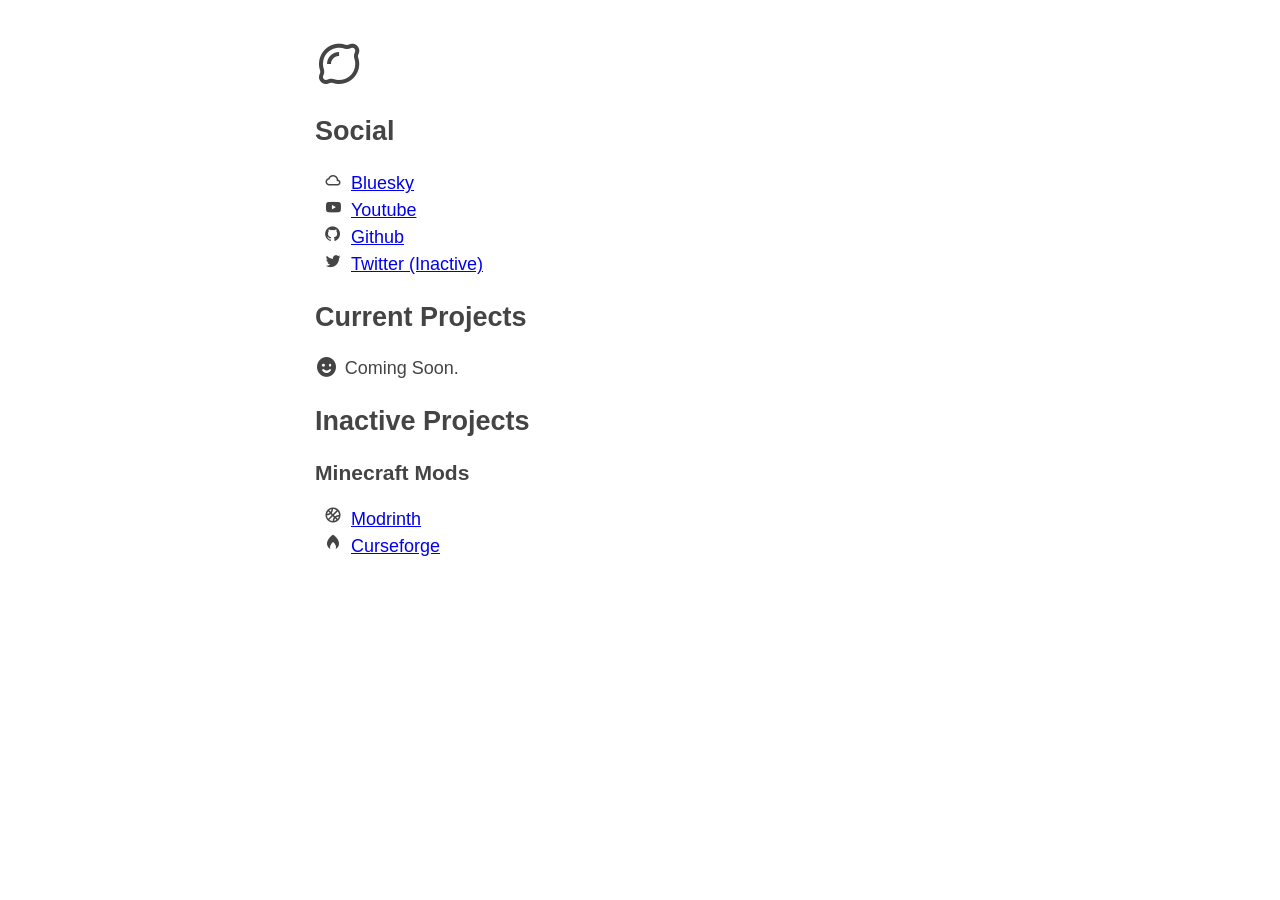
<file: index.html>
<!DOCTYPE html>
<html lang="en">
<head>
    <meta charset="utf-8">
    <meta name="viewport" content="width=device-width, initial-scale=1">
    <meta name="description" content="🍋lemonscrap">
    <title>lemonscrap</title>
    
    <link rel="icon" href="data:image/svg+xml,<svg xmlns='http://www.w3.org/2000/svg' viewBox='0 0 100 100'><text y='.9em' font-size='90'>🍋</text></svg>"/>
    
    <link rel="stylesheet" href="style.css">
    <link href='https://unpkg.com/boxicons@2.1.4/css/boxicons.min.css' rel='stylesheet'>

</head>

    <body>
        <i class="bx bx-lemon bx-spin bx-lg"></i>

        <article>
            <h2>Social</h2>
            <ul class="bx-ul">
				<li><i class='bx-fw bx bx-cloud'></i><a href="https://bsky.app/profile/lemons.party">Bluesky</a></li>
                <li><i class='bx-fw bx bxl-youtube'></i><a href="https://www.youtube.com/@lemonscrap">Youtube</a></li>
                <li><i class='bx-fw bx bxl-github'></i><a href="https://github.com/Lemonszz/">Github</a></li>
				<li><i class='bx-fw bx bxl-twitter'></i><a href="https://x.com/lemonscrap">Twitter (Inactive)</a></li>
            </ul>
        </article>

        <article>
            <h2>Current Projects</h2>
            <p><i class='bx-fw bx bxs-smile'></i>Coming Soon.</p>
        </article>

        <article>
            <h2>Inactive Projects</h2>
            <h3>Minecraft Mods</h3>
            <ul class="bx-ul">
                <li><i class='bx-fw bx bx-basketball'></i><a href="https://modrinth.com/user/Lemon">Modrinth</a></li>
                <li><i class='bx-fw bx bxs-flame'></i><a href="https://www.curseforge.com/members/lemonszz/projects">Curseforge</a></li>
            </ul>

        </article>
    </body>


</html>
</file>
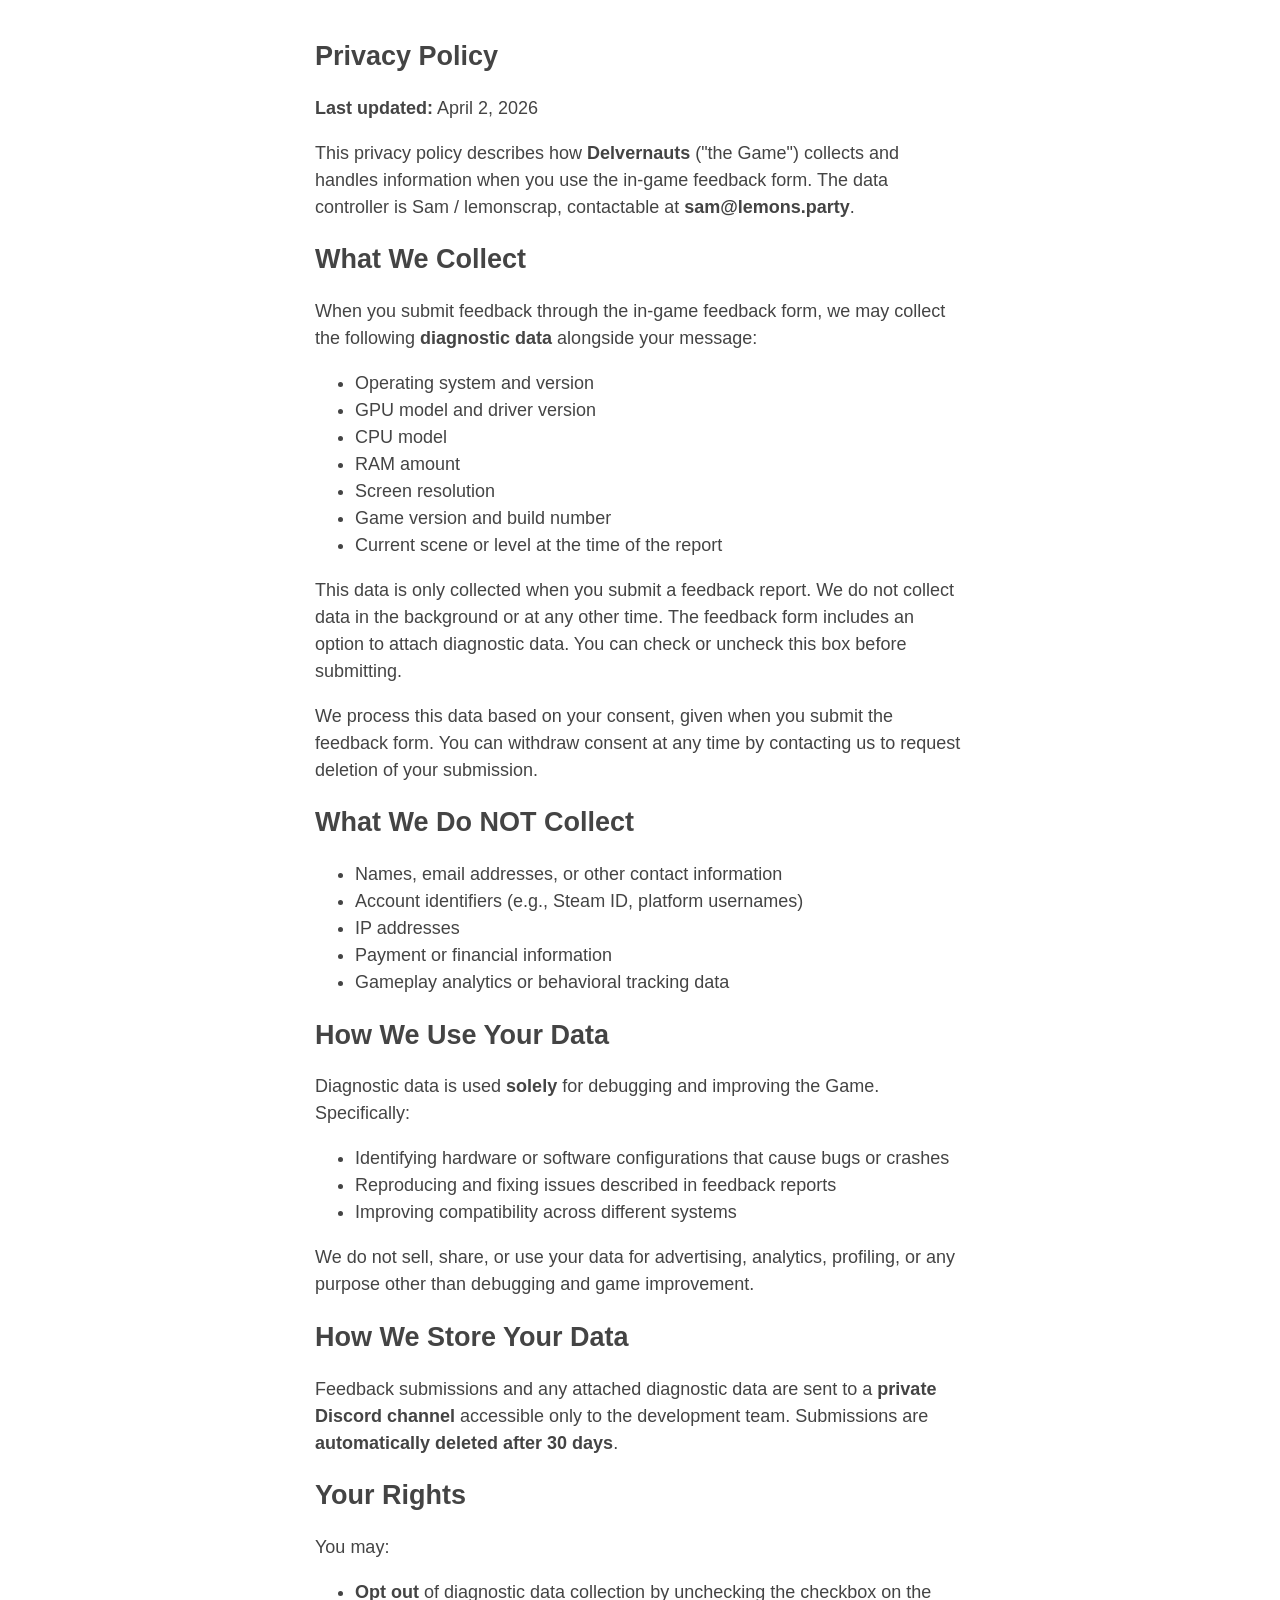
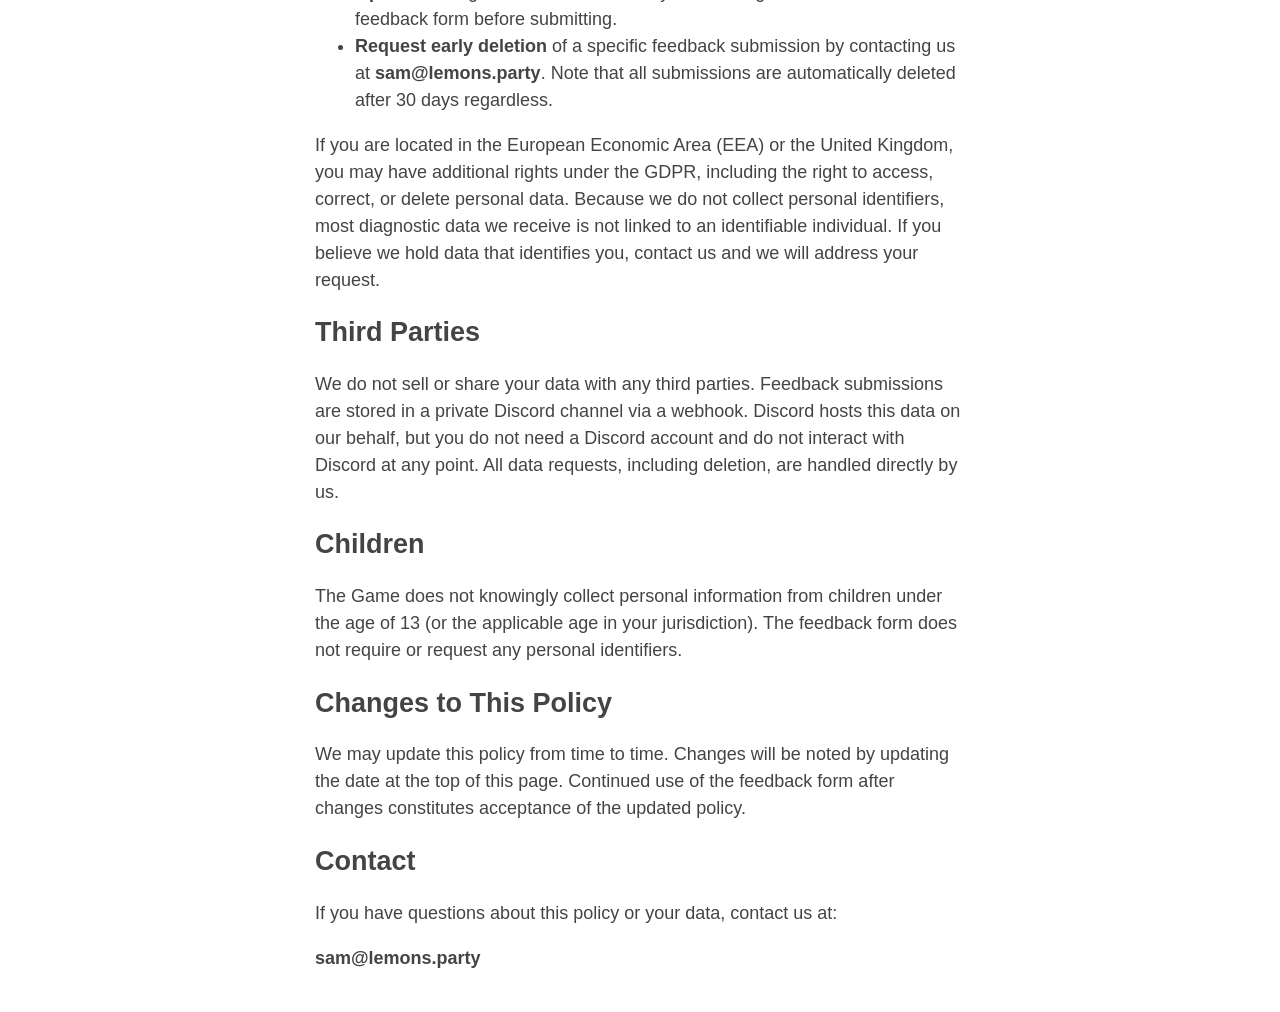
<file: dd-feedback-privacy.html>
<!DOCTYPE html>
<html lang="en">
<head>
    <meta charset="utf-8">
    <meta name="viewport" content="width=device-width, initial-scale=1">
    <meta name="description" content="Privacy Policy - In-Game Feedback">
    <title>Privacy Policy - In-Game Feedback</title>

    <link rel="icon" href="data:image/svg+xml,<svg xmlns='http://www.w3.org/2000/svg' viewBox='0 0 100 100'><text y='.9em' font-size='90'>🍋</text></svg>"/>

    <link rel="stylesheet" href="style.css">
</head>

    <body>
        <article>
            <h1>Privacy Policy</h1>
            <p><strong>Last updated:</strong> April 2, 2026</p>
            <p>This privacy policy describes how <strong>Delvernauts</strong> ("the Game") collects and handles information when you use the in-game feedback form. The data controller is Sam / lemonscrap, contactable at <strong>sam@lemons.party</strong>.</p>

            <h2>What We Collect</h2>
            <p>When you submit feedback through the in-game feedback form, we may collect the following <strong>diagnostic data</strong> alongside your message:</p>
            <ul>
                <li>Operating system and version</li>
                <li>GPU model and driver version</li>
                <li>CPU model</li>
                <li>RAM amount</li>
                <li>Screen resolution</li>
                <li>Game version and build number</li>
                <li>Current scene or level at the time of the report</li>
            </ul>
            <p>This data is only collected when you submit a feedback report. We do not collect data in the background or at any other time. The feedback form includes an option to attach diagnostic data. You can check or uncheck this box before submitting.</p>
            <p>We process this data based on your consent, given when you submit the feedback form. You can withdraw consent at any time by contacting us to request deletion of your submission.</p>

            <h2>What We Do NOT Collect</h2>
            <ul>
                <li>Names, email addresses, or other contact information</li>
                <li>Account identifiers (e.g., Steam ID, platform usernames)</li>
                <li>IP addresses</li>
                <li>Payment or financial information</li>
                <li>Gameplay analytics or behavioral tracking data</li>
            </ul>

            <h2>How We Use Your Data</h2>
            <p>Diagnostic data is used <strong>solely</strong> for debugging and improving the Game. Specifically:</p>
            <ul>
                <li>Identifying hardware or software configurations that cause bugs or crashes</li>
                <li>Reproducing and fixing issues described in feedback reports</li>
                <li>Improving compatibility across different systems</li>
            </ul>
            <p>We do not sell, share, or use your data for advertising, analytics, profiling, or any purpose other than debugging and game improvement.</p>

            <h2>How We Store Your Data</h2>
            <p>Feedback submissions and any attached diagnostic data are sent to a <strong>private Discord channel</strong> accessible only to the development team. Submissions are <strong>automatically deleted after 30 days</strong>.</p>

            <h2>Your Rights</h2>
            <p>You may:</p>
            <ul>
                <li><strong>Opt out</strong> of diagnostic data collection by unchecking the checkbox on the feedback form before submitting.</li>
                <li><strong>Request early deletion</strong> of a specific feedback submission by contacting us at <strong>sam@lemons.party</strong>. Note that all submissions are automatically deleted after 30 days regardless.</li>
            </ul>
            <p>If you are located in the European Economic Area (EEA) or the United Kingdom, you may have additional rights under the GDPR, including the right to access, correct, or delete personal data. Because we do not collect personal identifiers, most diagnostic data we receive is not linked to an identifiable individual. If you believe we hold data that identifies you, contact us and we will address your request.</p>

            <h2>Third Parties</h2>
            <p>We do not sell or share your data with any third parties. Feedback submissions are stored in a private Discord channel via a webhook. Discord hosts this data on our behalf, but you do not need a Discord account and do not interact with Discord at any point. All data requests, including deletion, are handled directly by us.</p>

            <h2>Children</h2>
            <p>The Game does not knowingly collect personal information from children under the age of 13 (or the applicable age in your jurisdiction). The feedback form does not require or request any personal identifiers.</p>

            <h2>Changes to This Policy</h2>
            <p>We may update this policy from time to time. Changes will be noted by updating the date at the top of this page. Continued use of the feedback form after changes constitutes acceptance of the updated policy.</p>

            <h2>Contact</h2>
            <p>If you have questions about this policy or your data, contact us at:</p>
            <p><strong>sam@lemons.party</strong></p>
        </article>
    </body>

</html>
</file>
<file: style.css>
body {
    max-width: 650px;
    margin: 40px auto;
    padding: 0 10px;
    font: 18px/1.5 -apple-system, BlinkMacSystemFont, "Segoe UI", Roboto, "Helvetica Neue", Arial, "Noto Sans", sans-serif, "Apple Color Emoji", "Segoe UI Emoji", "Segoe UI Symbol", "Noto Color Emoji";
    color: #444;
}

h1, h2, h3 {
    line-height: 1.2;
}

@media (prefers-color-scheme: dark) {
    body {
        color: #c9d1d9;
        background: #0d1117;
    }
    a:link {
        color: #58a6ff;
    }
    a:visited {
        color: #8e96f0;
    }
}
</file>
